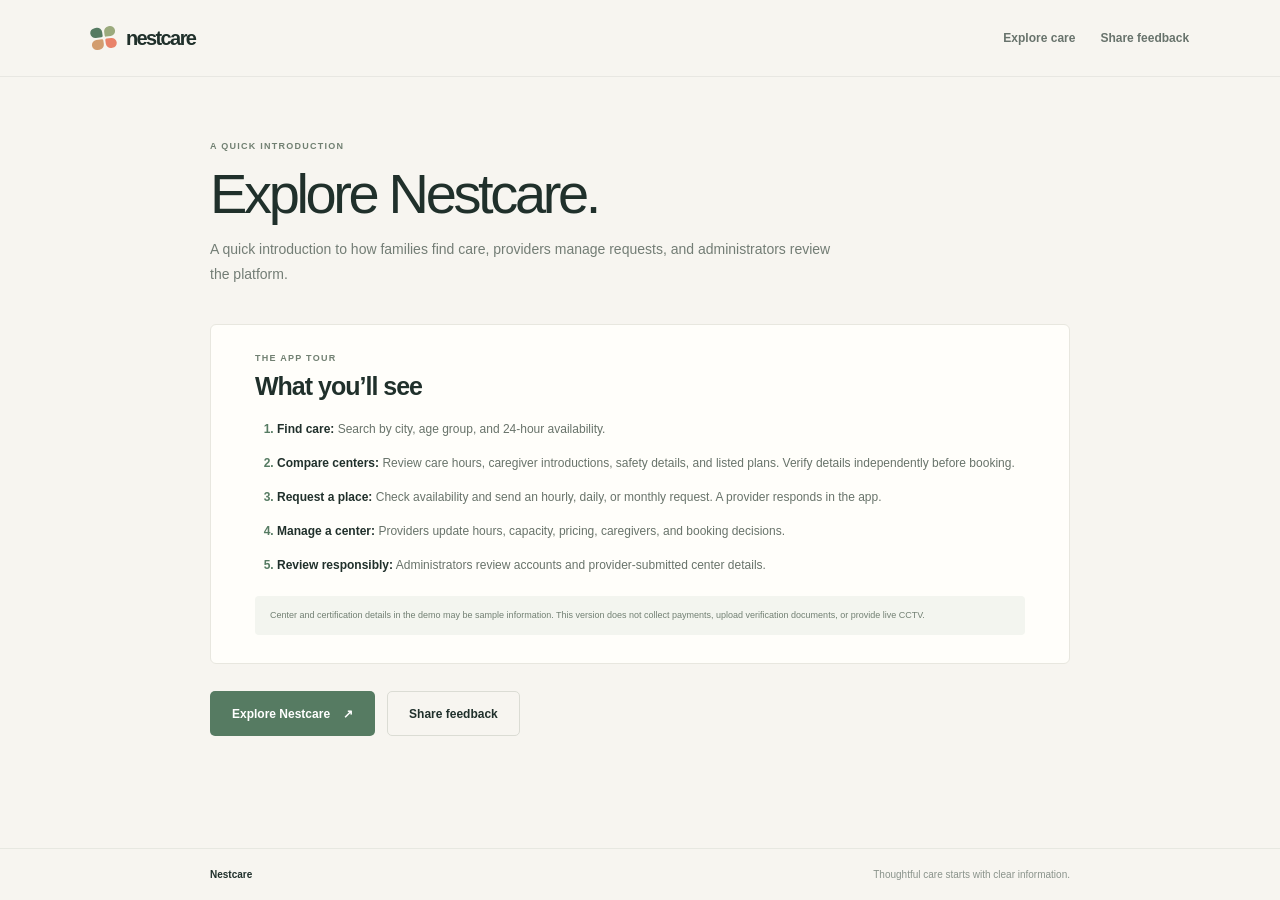
<file: explainer.html>
<!doctype html>
<html lang="en">
<head>
  <meta charset="utf-8">
  <meta name="viewport" content="width=device-width, initial-scale=1">
  <meta name="theme-color" content="#f7f5f0">
  <meta name="description" content="Explore how families find care, providers manage requests, and administrators review Nestcare.">
  <title>Nestcare app tour</title>
  <link rel="stylesheet" href="/styles.css">
  <link rel="stylesheet" href="/pages.css">
</head>
<body class="info-page">
  <header class="topbar">
    <a class="brand" href="/" aria-label="Nestcare home"><span class="brand-mark"><span></span><span></span><span></span><span></span></span><span>nestcare</span></a>
    <nav class="page-nav" aria-label="Page navigation"><a href="/">Explore care</a><a href="/feedback.html">Share feedback</a></nav>
  </header>
  <main class="page-main">
    <div class="page-eyebrow">A QUICK INTRODUCTION</div>
    <h1>Explore Nestcare.</h1>
    <p class="page-lead">A quick introduction to how families find care, providers manage requests, and administrators review the platform.</p>
    <section class="transcript" aria-labelledby="transcript-title">
      <div class="page-eyebrow">THE APP TOUR</div>
      <h2 id="transcript-title">What you’ll see</h2>
      <ol>
        <li><strong>Find care:</strong> Search by city, age group, and 24-hour availability.</li>
        <li><strong>Compare centers:</strong> Review care hours, caregiver introductions, safety details, and listed plans. Verify details independently before booking.</li>
        <li><strong>Request a place:</strong> Check availability and send an hourly, daily, or monthly request. A provider responds in the app.</li>
        <li><strong>Manage a center:</strong> Providers update hours, capacity, pricing, caregivers, and booking decisions.</li>
        <li><strong>Review responsibly:</strong> Administrators review accounts and provider-submitted center details.</li>
      </ol>
      <p class="safety-note">Center and certification details in the demo may be sample information. This version does not collect payments, upload verification documents, or provide live CCTV.</p>
    </section>
    <p class="page-actions"><a class="button button-green" href="/">Explore Nestcare <span>↗</span></a><a class="button button-outline" href="/feedback.html">Share feedback</a></p>
  </main>
  <footer class="page-footer"><a href="/">Nestcare</a><span>Thoughtful care starts with clear information.</span></footer>
</body>
</html>
</file>
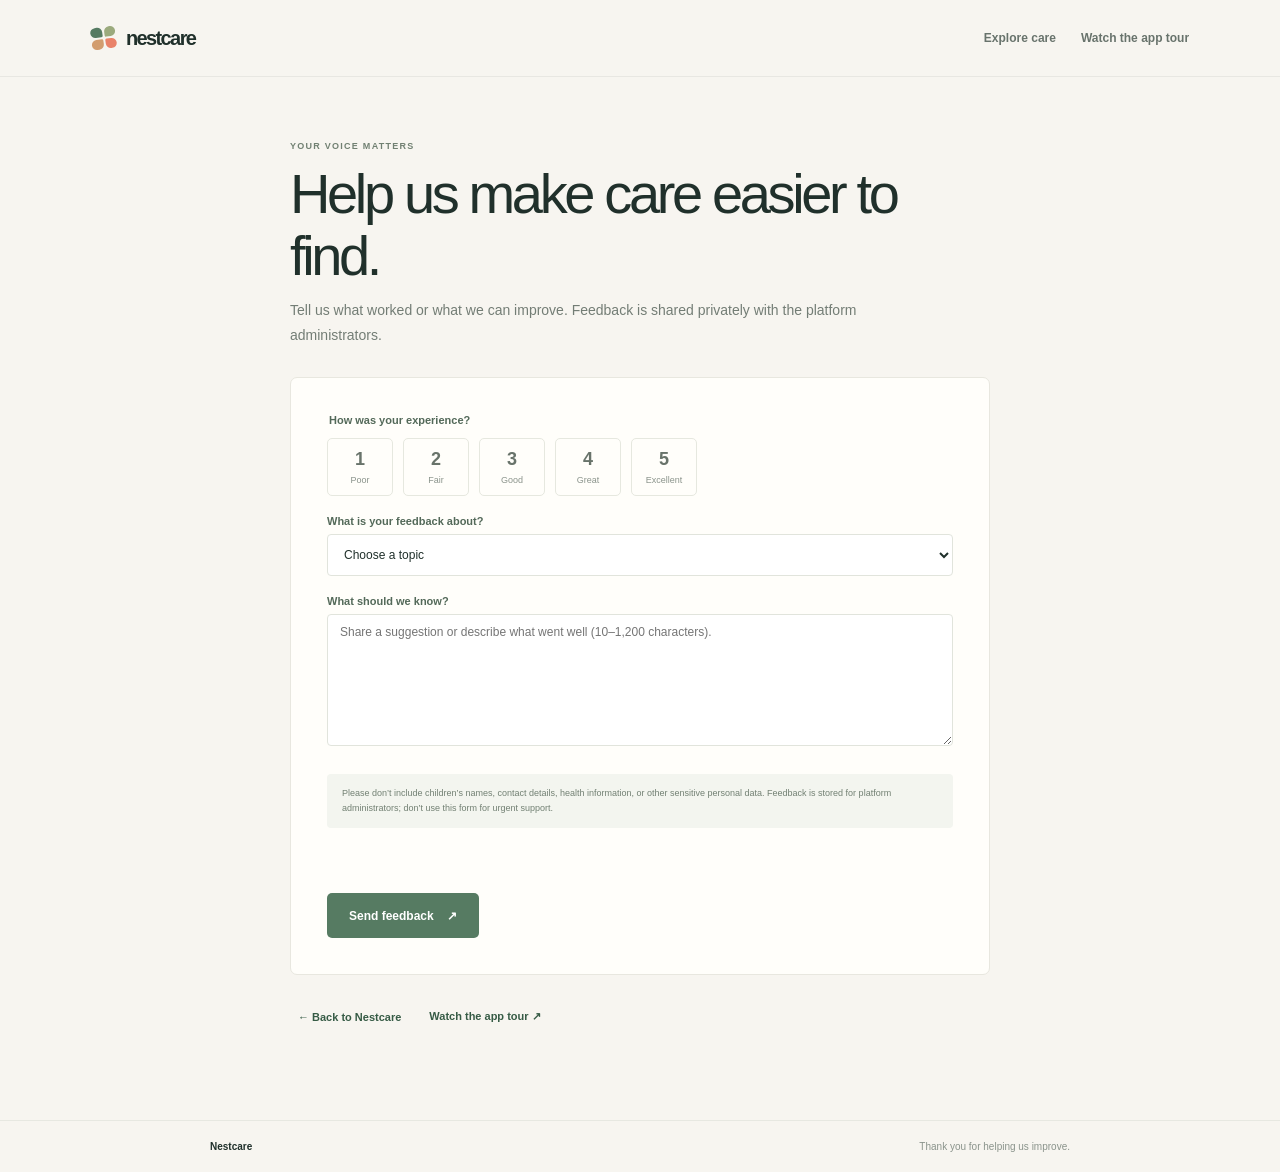
<file: feedback.html>
<!doctype html>
<html lang="en">
<head>
  <meta charset="utf-8">
  <meta name="viewport" content="width=device-width, initial-scale=1">
  <meta name="theme-color" content="#f7f5f0">
  <meta name="description" content="Share private feedback to help improve the Nestcare childcare platform.">
  <title>Share feedback — Nestcare</title>
  <link rel="stylesheet" href="/styles.css">
  <link rel="stylesheet" href="/pages.css">
  <script defer src="/feedback.js"></script>
</head>
<body class="info-page">
  <header class="topbar">
    <a class="brand" href="/" aria-label="Nestcare home"><span class="brand-mark"><span></span><span></span><span></span><span></span></span><span>nestcare</span></a>
    <nav class="page-nav" aria-label="Page navigation"><a href="/">Explore care</a><a href="/explainer.html">Watch the app tour</a></nav>
  </header>
  <main class="page-main feedback-main">
    <div class="page-eyebrow">YOUR VOICE MATTERS</div>
    <h1>Help us make care easier to find.</h1>
    <p class="page-lead">Tell us what worked or what we can improve. Feedback is shared privately with the platform administrators.</p>
    <form class="feedback-form" id="feedback-form">
      <fieldset class="rating-field">
        <legend>How was your experience?</legend>
        <div class="rating-options">
          <label><input type="radio" name="rating" value="1" required><span>1</span><small>Poor</small></label>
          <label><input type="radio" name="rating" value="2"><span>2</span><small>Fair</small></label>
          <label><input type="radio" name="rating" value="3"><span>3</span><small>Good</small></label>
          <label><input type="radio" name="rating" value="4"><span>4</span><small>Great</small></label>
          <label><input type="radio" name="rating" value="5"><span>5</span><small>Excellent</small></label>
        </div>
      </fieldset>
      <div class="form-field">
        <label for="feedback-category">What is your feedback about?</label>
        <select id="feedback-category" name="category" required>
          <option value="">Choose a topic</option>
          <option value="search">Finding and comparing centers</option>
          <option value="booking">Availability and booking</option>
          <option value="provider">Provider tools</option>
          <option value="accessibility">Accessibility or usability</option>
          <option value="other">Something else</option>
        </select>
      </div>
      <div class="form-field">
        <label for="feedback-message">What should we know?</label>
        <textarea id="feedback-message" name="message" minlength="10" maxlength="1200" required placeholder="Share a suggestion or describe what went well (10–1,200 characters)."></textarea>
      </div>
      <p class="safety-note">Please don’t include children’s names, contact details, health information, or other sensitive personal data. Feedback is stored for platform administrators; don’t use this form for urgent support.</p>
      <div class="feedback-status" id="feedback-status" role="status" aria-live="polite"></div>
      <button class="button button-green" type="submit">Send feedback <span>↗</span></button>
    </form>
    <p class="page-actions"><a class="text-link" href="/">← Back to Nestcare</a><a class="text-link" href="/explainer.html">Watch the app tour ↗</a></p>
  </main>
  <footer class="page-footer"><a href="/">Nestcare</a><span>Thank you for helping us improve.</span></footer>
</body>
</html>
</file>
<file: styles.css>
:root {
  --paper: #f7f5f0;
  --white: #fffefa;
  --ink: #20302b;
  --muted: #78817b;
  --line: #e8e7df;
  --green: #567b62;
  --green-dark: #365b45;
  --sage: #e8eee6;
  --coral: #e98269;
  --yellow: #f2c96f;
  --serif: Georgia, "Times New Roman", serif;
  --sans: "DM Sans", "Segoe UI", sans-serif;
  --display: "Manrope", "Segoe UI", sans-serif;
}

* { box-sizing: border-box; }
html { scroll-behavior: smooth; scroll-padding-top: 85px; }
body { margin: 0; color: var(--ink); background: var(--paper); font-family: var(--sans); font-size: 15px; -webkit-font-smoothing: antialiased; }
button, input, select, textarea { font: inherit; }
button, a { -webkit-tap-highlight-color: transparent; }
button { color: inherit; }
a { color: inherit; text-decoration: none; }
.hidden { display: none !important; }

.announcement { min-height: 34px; padding: 6px 12px; display: flex; flex-wrap: wrap; align-items: center; justify-content: center; gap: 5px 9px; background: #e6ece2; color: #536959; font-size: 10px; font-weight: 600; letter-spacing: .045em; text-align: center; }
.pulse { width: 7px; height: 7px; display: inline-block; border-radius: 50%; background: #76a27b; box-shadow: 0 0 0 3px #d4e4d3; }
.announcement-sep { opacity: .5; }
.topbar { height: 77px; padding: 0 7.1%; display: flex; align-items: center; justify-content: space-between; background: var(--paper); border-bottom: 1px solid rgba(32,48,43,.07); }
.brand { display: inline-flex; align-items: center; gap: 10px; font-family: var(--display); font-size: 20px; font-weight: 800; letter-spacing: -.08em; }
.brand-mark { width: 25px; height: 22px; display: grid; grid-template-columns: repeat(2, 1fr); gap: 2px; transform: rotate(-8deg); }
.brand-mark span { display: block; background: var(--green); border-radius: 7px 7px 2px 7px; }
.brand-mark span:nth-child(2) { border-radius: 7px 7px 7px 2px; background: #9baa7d; }
.brand-mark span:nth-child(3) { border-radius: 7px 2px 7px 7px; background: #d29d6f; }
.brand-mark span:nth-child(4) { border-radius: 2px 7px 7px 7px; background: var(--coral); }
.main-nav { display: flex; align-items: center; gap: 40px; margin-left: 60px; color: #68736c; font-size: 12px; font-weight: 600; }
.main-nav a:hover, .nav-link:hover, .footer-links a:hover { color: var(--green-dark); }
.nav-link, .footer-links button { border: 0; padding: 0; background: transparent; cursor: pointer; color: inherit; }
.account-area { display: flex; align-items: center; gap: 9px; }
.account-name { font-size: 12px; color: #5f6b63; margin-right: 5px; }
.button { min-height: 45px; display: inline-flex; align-items: center; justify-content: center; gap: 13px; padding: 0 21px; border: 1px solid transparent; border-radius: 5px; cursor: pointer; font-size: 12px; font-weight: 700; transition: background .2s, transform .2s, border-color .2s; }
.button:hover { transform: translateY(-1px); }
.button-small { min-height: 37px; padding: 0 15px; font-size: 11px; }
.button-outline { border-color: #dbdcd4; background: transparent; color: var(--ink); }
.button-outline:hover { background: white; }
.button-dark { background: var(--ink); color: white; }
.button-dark:hover { background: #344840; }
.button-green { background: var(--green); color: white; }
.button-green:hover { background: var(--green-dark); }
.button-muted { background: #eef0ea; color: #536359; }
.button-danger { background: #fff0ec; color: #a94836; }
.button:disabled { opacity: .55; cursor: not-allowed; transform: none; }

.hero { position: relative; min-height: 568px; padding: 73px 7.1% 72px; display: grid; grid-template-columns: 1fr 1fr; align-items: center; overflow: hidden; }
.hero-copy { position: relative; z-index: 2; padding-bottom: 16px; }
.eyebrow { display: flex; align-items: center; gap: 10px; color: #718072; font-size: 9px; font-weight: 700; letter-spacing: .14em; }
.eyebrow-line { width: 19px; height: 1px; display: inline-block; background: #a5b19e; }
.hero h1 { margin: 20px 0 17px; font-family: var(--display); font-size: clamp(47px, 5.2vw, 72px); font-weight: 500; line-height: 1.07; letter-spacing: -.075em; }
h1 em, h2 em { color: var(--green); font-family: var(--serif); font-weight: 400; letter-spacing: -.045em; }
.hero h1 > span { font-weight: 500; }
.hero-description { max-width: 425px; margin: 0; color: #737d75; font-size: 14px; line-height: 1.85; }
.hero-proof { display: flex; align-items: center; gap: 14px; margin-top: 34px; }
.avatar-stack { display: flex; padding-left: 2px; }
.proof-badge { width: 35px; height: 35px; display: grid; place-items: center; border-radius: 50%; background: #e8eee5; color: var(--green); font-size: 19px; }
.proof-title { color: #536959; font-size: 11px; font-weight: 700; }
.avatar { width: 31px; height: 31px; display: grid; place-items: center; margin-left: -3px; border: 2px solid var(--paper); border-radius: 50%; color: #fff; font-size: 10px; font-weight: 700; }
.avatar-one { background: #d28d70; }.avatar-two { background: #859b80; }.avatar-three { background: #b48b69; }.avatar-four { background: #e1dfd4; color: #647568; }
.proof-stars { color: #d99f4e; font-size: 11px; letter-spacing: 2px; }
.proof-text { display: block; margin-top: 3px; color: #90978e; font-size: 9px; }
.hero-art { position: relative; justify-self: end; width: min(100%, 489px); height: 408px; margin-right: 4%; }
.sun-disc { position: absolute; top: 4px; right: 73px; width: 295px; height: 295px; border-radius: 50%; background: #ece9da; }
.art-image { position: absolute; right: 4px; bottom: 8px; width: 364px; height: 324px; overflow: hidden; border-radius: 49% 49% 4px 4px; background: #dfe9dd; }
.art-image:before { content: ""; position: absolute; top: 21px; left: 44px; width: 54px; height: 54px; border-radius: 50%; background: #f4d28c; }
.art-hill { position: absolute; bottom: -96px; left: -44px; width: 465px; height: 227px; border-radius: 50% 50% 0 0; background: #91aa88; transform: rotate(-5deg); }
.art-hill:after { content: ""; position: absolute; left: 150px; top: 13px; width: 338px; height: 158px; border-radius: 50%; background: #aec19d; transform: rotate(-9deg); }
.person { position: absolute; bottom: 50px; z-index: 2; }
.adult { left: 127px; width: 112px; height: 218px; }
.child { left: 231px; bottom: 48px; width: 91px; height: 162px; }
.person-head { position: absolute; top: 12px; left: 30px; z-index: 3; width: 55px; height: 65px; border-radius: 46% 46% 42% 42%; background: #b97856; }
.child .person-head { top: 13px; left: 22px; width: 47px; height: 52px; background: #d08c68; }
.person-hair { position: absolute; top: 1px; left: 27px; z-index: 4; width: 61px; height: 36px; border-radius: 52% 56% 37% 35%; background: #46352d; transform: rotate(-7deg); }
.person-hair:after { content: ""; position: absolute; top: 25px; left: 2px; width: 12px; height: 28px; border-radius: 9px; background: #46352d; }
.child .person-hair { top: 6px; left: 18px; width: 54px; height: 25px; background: #513b2f; }
.child .person-hair:after { left: 30px; top: -3px; width: 12px; height: 23px; }
.person-body { position: absolute; top: 68px; left: 13px; width: 91px; height: 142px; border-radius: 38px 38px 6px 6px; background: #c97a67; transform: rotate(4deg); }
.child .person-body { top: 59px; left: 11px; width: 70px; height: 100px; border-radius: 27px 27px 4px 4px; background: #e0b469; }
.person-arm { position: absolute; top: 91px; left: 1px; z-index: 2; width: 86px; height: 21px; border-radius: 20px; background: #b97856; transform: rotate(-27deg); }
.child .person-arm { top: 69px; left: -13px; width: 59px; height: 15px; background: #d08c68; transform: rotate(28deg); }
.art-plant { position: absolute; bottom: 0; z-index: 3; width: 63px; height: 84px; border-bottom: 9px solid #a87d5c; }
.plant-left { left: 10px; }.plant-right { right: 12px; transform: scale(.8); transform-origin: bottom; }
.art-plant i { position: absolute; bottom: 21px; left: 27px; width: 19px; height: 42px; border-radius: 100% 0 100% 0; background: #6d8b63; transform: rotate(-29deg); }
.art-plant i:nth-child(2) { left: 9px; bottom: 13px; transform: rotate(48deg); background: #86a17a; }
.art-plant i:nth-child(3) { left: 35px; bottom: 7px; transform: rotate(52deg); background: #9aaf83; }
.art-plant b { position: absolute; left: 27px; bottom: -2px; width: 4px; height: 45px; background: #73885f; transform: rotate(-4deg); }
.art-flower { position: absolute; z-index: 3; color: #f5d485; font-size: 22px; }.flower-one { left: 87px; bottom: 40px; }.flower-two { right: 46px; bottom: 68px; color: #e99d7b; font-size: 16px; }
.art-sparkle { position: absolute; color: #d2a35f; font-size: 24px; }.sparkle-a { top: 75px; right: 4px; }.sparkle-b { top: 158px; left: 32px; color: #82997b; font-size: 17px; }
.art-leaf { position: absolute; width: 35px; height: 16px; border-radius: 100% 0 100% 0; background: #9daf8b; transform: rotate(36deg); }.leaf-a { top: 63px; left: 64px; }.leaf-b { top: 104px; right: 12px; transform: rotate(-46deg) scale(.8); }
.floating-note { position: absolute; top: 120px; left: 2px; z-index: 5; display: flex; align-items: center; gap: 10px; padding: 11px 15px; border: 1px solid #eeece4; border-radius: 7px; background: rgba(255,254,250,.94); box-shadow: 0 12px 35px rgba(48,57,45,.08); }
.note-icon { width: 26px; height: 26px; display: grid; place-items: center; border-radius: 50%; background: #e8efe5; color: var(--green); font-size: 12px; font-weight: 700; }
.floating-note strong,.floating-note small { display: block; }.floating-note strong { font-size: 10px; }.floating-note small { margin-top: 4px; color: #929890; font-size: 8px; }
.art-caption { position: absolute; right: -18px; bottom: 15px; z-index: 4; color: #586956; font-family: var(--serif); font-size: 18px; font-style: italic; line-height: 1.2; transform: rotate(-5deg); }.art-caption span { color: var(--coral); font-family: var(--sans); font-size: 15px; font-style: normal; }
.hero-bottom { position: absolute; right: 7.1%; bottom: 25px; left: 7.1%; display: flex; align-items: center; gap: 21px; color: #98a096; font-size: 8px; font-weight: 700; letter-spacing: .12em; }
.hero-bottom-rule { width: 52px; height: 1px; background: #dbddd4; }.hero-scroll { margin-left: auto; }

.search-section { padding: 81px 7.1% 90px; background: var(--white); }
.section-top { display: flex; align-items: end; justify-content: space-between; margin-bottom: 25px; }
h2 { margin: 12px 0 0; font-family: var(--display); font-size: clamp(30px, 3.2vw, 43px); font-weight: 500; line-height: 1.16; letter-spacing: -.065em; }
.results-count { padding-bottom: 5px; color: #90988f; font-size: 10px; }
.search-panel { min-height: 90px; display: grid; grid-template-columns: 1.1fr 1fr 1.15fr auto; align-items: center; padding: 12px; border: 1px solid #ecece4; border-radius: 7px; background: #fff; box-shadow: 0 8px 25px rgba(43,53,43,.035); }
.search-field { display: flex; align-items: center; gap: 12px; min-width: 0; padding: 0 19px; border-right: 1px solid #eeeee7; }
.field-icon { color: #82927d; font-size: 19px; }
.field-wrap { display: grid; gap: 5px; min-width: 0; }.field-wrap small { color: #9ba198; font-size: 8px; font-weight: 700; letter-spacing: .12em; }
.field-wrap input,.field-wrap select { width: 100%; padding: 0; border: 0; outline: 0; background: transparent; color: var(--ink); font-size: 11px; font-weight: 600; }
.field-wrap select { appearance: none; cursor: pointer; }
.search-button { min-width: 134px; margin-left: 10px; }
.cards-grid { display: grid; grid-template-columns: repeat(3, 1fr); gap: 21px; margin-top: 32px; }
.loading-card { grid-column: 1/-1; padding: 55px; color: var(--muted); text-align: center; }
.center-card { overflow: hidden; border: 1px solid #eeeee8; border-radius: 6px; background: #fff; transition: transform .25s, box-shadow .25s; }
.center-card:hover { transform: translateY(-4px); box-shadow: 0 13px 30px rgba(39,51,43,.09); }
.center-cover { position: relative; height: 174px; overflow: hidden; background: #dde8dc; }
.center-cover.cover-1 { background: #e8e2d4; }.center-cover.cover-2 { background: #dce8e7; }.center-cover.cover-3 { background: #e9ded8; }
.cover-sun { position: absolute; top: 28px; right: 37px; width: 57px; height: 57px; border-radius: 50%; background: #f4d997; }
.cover-house { position: absolute; bottom: -4px; left: 17%; width: 62%; height: 103px; border: 5px solid rgba(255,255,255,.55); border-bottom: 0; border-radius: 48% 48% 0 0; background: rgba(137,160,130,.75); }
.cover-house:before { content: ""; position: absolute; bottom: -1px; left: 42%; width: 34px; height: 61px; border-radius: 20px 20px 0 0; background: #f4ead7; }
.cover-house:after { content: ""; position: absolute; bottom: 35px; left: 15%; width: 26px; height: 31px; border-radius: 15px 15px 0 0; background: rgba(251,241,213,.8); box-shadow: 79px 0 rgba(251,241,213,.8); }
.cover-2 .cover-house { background: rgba(99,140,130,.76); }.cover-3 .cover-house { background: rgba(180,126,108,.7); }
.cover-tree { position: absolute; bottom: 4px; left: 9%; width: 15px; height: 83px; background: #887354; transform: rotate(-3deg); }
.cover-tree:before,.cover-tree:after { content: ""; position: absolute; width: 60px; height: 36px; border-radius: 50%; background: #96ac84; }.cover-tree:before { top: -28px; left: -25px; }.cover-tree:after { top: -47px; left: -14px; width: 44px; height: 34px; background: #aec09a; }
.cover-2 .cover-tree:before,.cover-2 .cover-tree:after { background: #a5b8a4; }
.cover-3 .cover-tree:before,.cover-3 .cover-tree:after { background: #c99a83; }
.cover-label { position: absolute; top: 13px; left: 13px; padding: 7px 10px; border-radius: 3px; background: rgba(255,254,250,.91); color: #5d7662; font-size: 8px; font-weight: 700; letter-spacing: .06em; text-transform: uppercase; }
.cover-label:before { content: "✓"; margin-right: 5px; }
.center-info { padding: 18px 19px 17px; }.center-title-row { display: flex; justify-content: space-between; gap: 8px; align-items: start; }
.center-card h3 { margin: 0; font-family: var(--display); font-size: 16px; font-weight: 700; letter-spacing: -.035em; }
.center-rating { color: var(--green); font-size: 9px; font-weight: 700; white-space: nowrap; }
.center-location { margin: 7px 0 14px; color: #8b948b; font-size: 10px; }
.card-tags { display: flex; flex-wrap: wrap; gap: 6px; min-height: 24px; }
.tag { display: inline-flex; align-items: center; padding: 5px 8px; border-radius: 3px; background: #f2f3ed; color: #69786a; font-size: 8px; font-weight: 600; }
.center-card-footer { display: flex; align-items: center; justify-content: space-between; margin-top: 15px; padding-top: 13px; border-top: 1px solid #f0f0eb; }
.price-from { color: #8b938b; font-size: 9px; }.price-from strong { color: var(--ink); font-family: var(--display); font-size: 15px; }.price-from small { font-size: 8px; }
.view-link { padding: 5px 0 5px 10px; border: 0; background: transparent; color: var(--green); cursor: pointer; font-size: 10px; font-weight: 700; }
.empty-state { grid-column: 1/-1; padding: 48px 20px; border: 1px dashed #dfe3d9; border-radius: 5px; color: #747e75; text-align: center; }.empty-state strong { display: block; margin-bottom: 7px; color: var(--ink); }

.how-section { padding: 86px 7.1% 97px; display: grid; grid-template-columns: .76fr 1.24fr; gap: 65px; }
.how-heading h2 { margin-top: 18px; }.how-heading p { max-width: 255px; margin-top: 19px; color: #8b938b; font-size: 12px; line-height: 1.8; }
.steps { display: grid; grid-template-columns: repeat(3, 1fr); gap: 0; padding-top: 14px; }
.step { position: relative; min-height: 222px; padding: 23px 20px 20px; border-left: 1px solid #e4e6de; }
.step-number { position: absolute; top: 24px; right: 17px; color: #a4aca0; font-size: 9px; letter-spacing: .1em; }
.step-icon { width: 36px; height: 36px; display: grid; place-items: center; border-radius: 50%; background: #e8eee5; color: var(--green); font-size: 17px; }
.step h3 { margin: 24px 0 9px; font-family: var(--display); font-size: 13px; }.step p { margin: 0; color: #899189; font-size: 10px; line-height: 1.8; }
.step-arrow { position: absolute; right: 15px; bottom: 16px; color: #94a28e; font-size: 13px; }
.trust-band { min-height: 189px; padding: 37px 7.1%; display: grid; grid-template-columns: 49px 1.1fr 1fr auto; align-items: center; gap: 22px; background: #e8ede5; }
.trust-mark { width: 42px; height: 42px; display: grid; place-items: center; border-radius: 50%; background: #d5e0d1; color: #668162; font-size: 20px; }
.trust-band h2 { margin-top: 9px; font-size: 31px; }.trust-band .eyebrow { font-size: 8px; }
.trust-band > p { max-width: 340px; margin: 0; color: #737e74; font-size: 11px; line-height: 1.8; }
.text-link { color: #4e7057; font-size: 10px; font-weight: 700; white-space: nowrap; }.text-link span { margin-left: 4px; }
.dashboard-section { padding: 76px 7.1% 90px; background: #fffefa; }
.footer { padding: 45px 7.1% 24px; display: grid; grid-template-columns: 1fr 1fr; gap: 40px; }
.footer-brand p { margin: 13px 0 0; color: #8a938b; font-size: 10px; line-height: 1.8; }
.footer-links { display: flex; justify-content: end; align-items: start; gap: 25px; padding-top: 9px; color: #68736b; font-size: 10px; }.footer-end { grid-column: 1/-1; display: flex; justify-content: space-between; padding-top: 18px; border-top: 1px solid #e7e8e1; color: #9aa198; font-size: 9px; }

.modal-backdrop { position: fixed; inset: 0; z-index: 20; display: grid; place-items: center; overflow: auto; padding: 22px; background: rgba(24,36,29,.46); backdrop-filter: blur(4px); }
.modal { position: relative; width: min(100%, 510px); max-height: min(90vh, 830px); overflow: auto; padding: 30px; border-radius: 7px; background: var(--white); box-shadow: 0 20px 80px rgba(20,35,25,.2); }
.modal-wide { width: min(100%, 650px); }
.modal-close { position: absolute; top: 17px; right: 17px; width: 30px; height: 30px; border: 1px solid #e5e6de; border-radius: 50%; background: transparent; cursor: pointer; font-size: 16px; }
.modal-eyebrow { margin-bottom: 8px; color: #82907f; font-size: 9px; font-weight: 700; letter-spacing: .14em; }
.modal h2 { margin: 0 35px 9px 0; font-size: 29px; }
.modal-subtitle { margin: 0 0 23px; color: #818a82; font-size: 11px; line-height: 1.7; }
.form-grid { display: grid; grid-template-columns: 1fr 1fr; gap: 13px; }
.form-field { display: grid; gap: 7px; }.form-field.full { grid-column: 1/-1; }.form-field label,.form-field > span { color: #68736a; font-size: 10px; font-weight: 700; }
.form-field input,.form-field select,.form-field textarea { width: 100%; min-height: 42px; padding: 10px 12px; border: 1px solid #e1e4dc; border-radius: 4px; outline: none; background: #fff; color: var(--ink); font-size: 11px; }
.form-field textarea { min-height: 76px; resize: vertical; }.form-field input:focus,.form-field select:focus,.form-field textarea:focus { border-color: #91a48e; box-shadow: 0 0 0 3px #e8eee5; }
.form-field .checkboxes { display: flex; flex-wrap: wrap; gap: 13px; padding: 7px 0; }.checkboxes label { display: inline-flex; align-items: center; gap: 5px; font-weight: 500; }.checkboxes input { width: auto; min-height: auto; accent-color: var(--green); }
.form-actions { display: flex; justify-content: space-between; align-items: center; gap: 10px; margin-top: 20px; }
.form-actions .button { min-width: 120px; }.form-switch { border: 0; background: transparent; color: var(--green); cursor: pointer; font-size: 10px; font-weight: 700; }.form-error { margin-top: 11px; color: #b3513e; font-size: 10px; }.form-hint { color: #949c94; font-size: 9px; line-height: 1.6; }
.demo-box { margin-top: 19px; padding: 11px 13px; border-radius: 4px; background: #f0f3ed; color: #647165; font-size: 9px; line-height: 1.8; }.demo-box strong { color: #3d5945; }
.detail-cover { height: 135px; margin: -30px -30px 20px; background: #e5eadc; overflow: hidden; position: relative; }.detail-cover .cover-house { left: 22%; width: 56%; }
.detail-section { padding: 14px 0; border-top: 1px solid #eeefe9; }.detail-section h3 { margin: 0 0 9px; font-family: var(--display); font-size: 12px; }.detail-section p { margin: 0; color: #7d877f; font-size: 10px; line-height: 1.8; }
.caregiver-list { display: grid; gap: 8px; }.caregiver { display: flex; align-items: center; gap: 9px; font-size: 10px; }.caregiver-avatar { width: 28px; height: 28px; display: grid; place-items: center; border-radius: 50%; background: #e9eee5; color: #60755f; font-size: 9px; font-weight: 700; }.caregiver small { display: block; margin-top: 3px; color: #979e96; }
.plan-row { display: grid; grid-template-columns: 1fr auto; gap: 7px; padding: 6px 0; color: #7b857d; font-size: 10px; }.plan-row strong { color: var(--ink); }
.modal-cta { width: 100%; margin-top: 15px; }
.detail-actions { display: grid; grid-template-columns: repeat(3, 1fr); gap: 8px; margin-top: 16px; }
.detail-actions .button { min-height: 41px; padding: 0 9px; font-size: 10px; }
.toast-region { position: fixed; right: 20px; bottom: 20px; z-index: 40; display: grid; gap: 8px; }.toast { max-width: 350px; padding: 13px 17px; border-radius: 5px; background: #25372e; color: white; box-shadow: 0 9px 24px #1c302c28; font-size: 11px; animation: toast-in .25s ease-out; }.toast.error { background: #9b4838; }
@keyframes toast-in { from { opacity: 0; transform: translateY(8px); } to { opacity: 1; transform: translateY(0); } }

.dashboard-grid { display: grid; grid-template-columns: repeat(4,1fr); gap: 13px; margin: 22px 0; }.metric-card { padding: 18px; border: 1px solid #eceee8; border-radius: 5px; background: #fff; }.metric-card span { display: block; color: #8b948c; font-size: 9px; }.metric-card strong { display: block; margin-top: 8px; font-family: var(--display); font-size: 26px; font-weight: 600; letter-spacing: -.05em; }
.dashboard-block { margin-top: 25px; }.dashboard-block h3 { margin: 0 0 12px; font-family: var(--display); font-size: 14px; }.dashboard-subtitle { margin: -5px 0 14px; color: #919990; font-size: 10px; }
.table-wrap { overflow: auto; border: 1px solid #eceee8; border-radius: 5px; background: #fff; }
.data-table { width: 100%; border-collapse: collapse; text-align: left; font-size: 10px; }.data-table th { padding: 12px; background: #f7f8f4; color: #7e887f; font-size: 8px; letter-spacing: .08em; text-transform: uppercase; white-space: nowrap; }.data-table td { padding: 12px; border-top: 1px solid #f0f1ec; color: #626d64; vertical-align: middle; }.data-table td strong { color: var(--ink); font-weight: 600; }.table-actions { display: flex; flex-wrap: wrap; gap: 6px; }.table-actions .button { min-height: 28px; padding: 0 9px; font-size: 9px; }
.status-pill { display: inline-block; padding: 5px 8px; border-radius: 20px; background: #eef1eb; color: #72816f; font-size: 8px; text-transform: capitalize; white-space: nowrap; }.status-pill.pending { background: #fff3da; color: #92733b; }.status-pill.rejected,.status-pill.cancelled { background: #fff0ec; color: #a45b4e; }.status-pill.confirmed,.status-pill.active { background: #e4f0e5; color: #557a59; }
.provider-layout { display: grid; grid-template-columns: 1.25fr .75fr; gap: 18px; }.dashboard-form { padding: 18px; border: 1px solid #eceee8; border-radius: 5px; background: white; }.dashboard-form .form-grid { gap: 10px; }.dashboard-form .button { margin-top: 14px; }
.notification-list { display: grid; gap: 9px; }.notification-item { padding: 12px 14px; border: 1px solid #eef0e9; border-radius: 4px; background: white; color: #68736a; font-size: 10px; }.notification-item small { display: block; margin-top: 5px; color: #a0a69e; font-size: 8px; }
.safety-note { padding: 12px 15px; border-radius: 4px; background: #f3f5ef; color: #728073; font-size: 9px; line-height: 1.7; }

@media (max-width: 950px) {
  .topbar { padding-right: 5%; padding-left: 5%; }.hero,.search-section,.how-section,.trust-band,.dashboard-section,.footer { padding-right: 5%; padding-left: 5%; }
  .hero { grid-template-columns: .93fr 1.07fr; }.hero-art { transform: scale(.92); transform-origin: center right; margin-right: 0; }
  .hero-bottom { right: 5%; left: 5%; }.main-nav { gap: 22px; margin-left: 20px; }
  .trust-band { grid-template-columns: 44px 1.1fr 1fr; }.trust-band .text-link { grid-column: 2/-1; }
}
@media (max-width: 720px) {
  .announcement { font-size: 9px; }.topbar { height: 67px; padding: 0 5%; }.brand { font-size: 18px; }.main-nav { display: none; }.account-area { gap: 6px; }.account-name { display: none; }.account-area .button-small { min-height: 34px; padding: 0 11px; }
  .hero { min-height: 720px; padding: 54px 7% 85px; display: flex; flex-direction: column; align-items: stretch; }.hero-copy { padding: 0; }.hero h1 { font-size: clamp(49px, 13vw, 66px); }.hero-description { max-width: 390px; font-size: 13px; }.hero-art { align-self: center; width: min(100%, 445px); height: 350px; margin-top: 12px; transform: scale(.88); transform-origin: top center; }
  .hero-bottom { right: 7%; left: 7%; gap: 10px; flex-wrap: wrap; font-size: 7px; }.hero-bottom-rule { width: 25px; }.hero-scroll { display: none; }
  .search-section,.dashboard-section { padding: 60px 6% 65px; }.section-top { align-items: start; gap: 12px; flex-direction: column; }.section-top h2 { font-size: 34px; }.results-count { padding: 0; }
  .search-panel { grid-template-columns: 1fr 1fr; gap: 0; padding: 7px; }.search-field { min-height: 65px; padding: 8px 11px; }.search-field:nth-child(2) { border-right: 0; }.search-field:nth-child(3) { border-top: 1px solid #eeeee7; }.search-button { grid-column: 2; min-width: 0; min-height: 44px; margin: 5px; }.cards-grid { grid-template-columns: 1fr; gap: 14px; margin-top: 22px; }.center-cover { height: 184px; }
  .how-section { padding: 58px 7% 67px; grid-template-columns: 1fr; gap: 28px; }.how-heading h2 { font-size: 39px; }.steps { grid-template-columns: 1fr; padding: 0; }.step { min-height: 155px; padding-left: 17px; }.step h3 { margin-top: 16px; }.step p { max-width: 360px; }
  .trust-band { padding: 30px 7%; grid-template-columns: 42px 1fr; gap: 15px; }.trust-band > p { grid-column: 2; }.trust-band .text-link { grid-column: 2; }.trust-band h2 { font-size: 26px; }
  .footer { padding: 38px 7% 20px; grid-template-columns: 1fr; gap: 20px; }.footer-links { justify-content: start; flex-wrap: wrap; gap: 20px; }.footer-end { grid-column: 1; gap: 10px; flex-wrap: wrap; }
  .dashboard-grid { grid-template-columns: repeat(2,1fr); }.provider-layout { grid-template-columns: 1fr; }
}
@media (max-width: 430px) {
  .announcement { gap: 4px 6px; font-size: 8px; }.account-area { gap: 4px; }.account-area .button { padding: 0 8px; font-size: 8px; }.hero { min-height: 694px; }.hero-art { width: 440px; max-width: 120%; margin-left: -10%; transform: scale(.74); transform-origin: top center; }
  .search-panel { grid-template-columns: 1fr; }.search-field { border-right: 0; border-bottom: 1px solid #eeeee7; }.search-field:nth-child(3) { border-top: 0; }.search-button { grid-column: 1; }
  .modal-backdrop { padding: 10px; align-items: start; }.modal { margin: auto 0; padding: 24px 19px; }.form-grid { grid-template-columns: 1fr; }.form-field.full { grid-column: 1; }.detail-cover { margin: -24px -19px 18px; }.dashboard-grid { grid-template-columns: repeat(2,1fr); }.metric-card { padding: 14px; }
  .detail-actions { grid-template-columns: 1fr; }
}
</file>
<file: pages.css>
.info-page { min-height: 100vh; display: flex; flex-direction: column; }
.page-nav { display: flex; align-items: center; gap: 25px; color: #68736c; font-size: 12px; font-weight: 600; }
.page-nav a:hover,.page-footer a:hover { color: var(--green-dark); }
.page-main { width: min(860px, 100% - 40px); margin: 0 auto; padding: 64px 0 74px; flex: 1; }
.page-eyebrow { color: #718072; font-size: 9px; font-weight: 700; letter-spacing: .14em; }
.page-main h1 { max-width: 720px; margin: 12px 0; font-family: var(--display); font-size: clamp(36px, 6vw, 56px); font-weight: 500; letter-spacing: -.06em; line-height: 1.1; }
.page-lead { max-width: 630px; margin: 0 0 28px; color: #737d75; font-size: 14px; line-height: 1.8; }
.transcript { margin-top: 37px; padding: 28px clamp(20px, 5vw, 44px); border: 1px solid #e8e7df; border-radius: 6px; background: var(--white); }
.transcript h2 { margin: 9px 0 18px; font-size: 25px; font-weight: 600; letter-spacing: -.04em; }
.transcript ol { display: grid; gap: 13px; padding-left: 22px; color: #68736a; font-size: 12px; line-height: 1.75; }
.transcript li::marker { color: var(--green); font-weight: 700; }
.transcript li strong { color: var(--ink); }
.transcript .safety-note { margin: 20px 0 0; }
.page-actions { display: flex; flex-wrap: wrap; align-items: center; gap: 12px; margin-top: 27px; }
.page-actions .text-link { padding: 8px; color: var(--green-dark); font-size: 11px; font-weight: 700; }
.page-footer { display: flex; justify-content: space-between; gap: 18px; padding: 20px max(calc((100vw - 860px) / 2), 20px); border-top: 1px solid #e7e8e1; color: #8a938b; font-size: 10px; }
.page-footer a { color: var(--ink); font-weight: 700; }
.feedback-main { max-width: 700px; }
.feedback-form { display: grid; gap: 19px; padding: clamp(20px, 5vw, 36px); border: 1px solid #e8e7df; border-radius: 7px; background: var(--white); }
.feedback-form .form-field label,.rating-field legend { color: #536959; font-size: 11px; font-weight: 700; }
.feedback-form .form-field select,.feedback-form .form-field textarea { font-size: 12px; }
.feedback-form .form-field textarea { min-height: 132px; }
.rating-field { margin: 0; padding: 0; border: 0; }
.rating-options { display: flex; flex-wrap: wrap; gap: 10px; margin-top: 12px; }
.rating-options label { position: relative; display: grid; justify-items: center; gap: 5px; min-width: 66px; padding: 10px 12px; border: 1px solid #e6e8df; border-radius: 5px; color: #68736a; cursor: pointer; }
.rating-options input { position: absolute; width: 1px; height: 1px; opacity: 0; }
.rating-options label span { font-size: 18px; font-weight: 700; }
.rating-options label small { color: #8b948c; font-size: 9px; }
.rating-options label:has(input:checked) { border-color: var(--green); background: #eef3eb; color: var(--green-dark); }
.rating-options label:focus-within { outline: 2px solid var(--green); outline-offset: 2px; }
.feedback-status { min-height: 18px; color: var(--green-dark); font-size: 11px; }
.feedback-status.is-error { color: #a94836; }
.feedback-form > .button { justify-self: start; }
@media (max-width: 620px) {
  .page-main { width: calc(100% - 34px); padding-top: 42px; }
  .page-nav { gap: 13px; font-size: 10px; }
  .page-footer { padding: 18px 17px; flex-wrap: wrap; }
  .rating-options { gap: 6px; }
  .rating-options label { min-width: 56px; padding: 9px 7px; }
}
</file>
